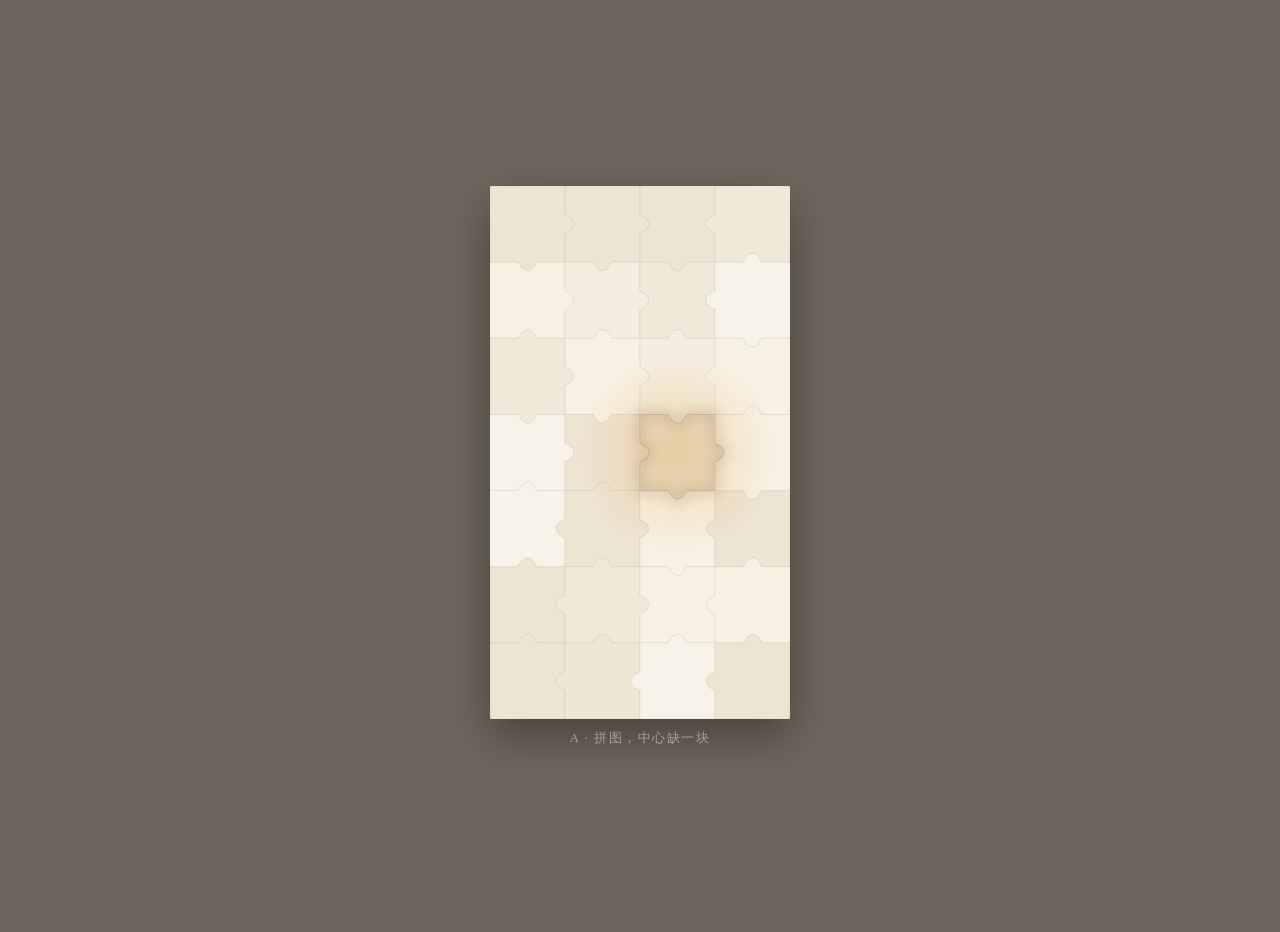
<file: design/sample-bg.html>
<!doctype html>
<html lang="zh">
<head>
<meta charset="utf-8">
<title>背景小样</title>
<style>
  html, body { margin: 0; height: 100%; }
  body {
    background: #6E665C;
    font-family: Georgia, "FangSong", SimSun, serif;
    color: #EDE6D8;
    display: flex;
    align-items: center;
    justify-content: center;
    gap: 18px;
    flex-wrap: wrap;
    padding: 16px;
  }
  figure { margin: 0; text-align: center; }
  .panel {
    width: 300px;
    height: 533px;
    border-radius: 2px;
    overflow: hidden;
    box-shadow: 0 18px 46px rgba(0, 0, 0, 0.35);
    position: relative;
  }
  figcaption {
    margin-top: 10px;
    font-size: 13px;
    letter-spacing: 0.12em;
    color: rgba(237, 230, 216, 0.72);
  }
  .panel svg { width: 100%; height: auto; display: block; }
</style>
</head>
<body>
  <figure><div class="panel" id="p1"></div><figcaption id="cap"></figcaption></figure>

<script src="sample-creature.js"></script>
<script>
function rng(seed) {
  let a = seed >>> 0;
  return () => {
    a |= 0; a = (a + 0x6d2b79f5) | 0;
    let t = Math.imul(a ^ (a >>> 15), 1 | a);
    t = (t + Math.imul(t ^ (t >>> 7), 61 | t)) ^ t;
    return ((t ^ (t >>> 14)) >>> 0) / 4294967296;
  };
}

const TONES = ['#F8F3E8', '#F4EEE1', '#F0E9DA', '#EDE4D3', '#F7F1E4', '#EFE7D6'];

function edgePath(x0, y0, x1, y1, sign) {
  const dx = x1 - x0, dy = y1 - y0;
  const L = Math.hypot(dx, dy);
  const ux = dx / L, uy = dy / L;
  const nx = -uy, ny = ux;
  const amp = 0.155 * L * sign;
  const at = (t, off) => [x0 + ux * L * t + nx * off, y0 + uy * L * t + ny * off];
  const [ax, ay] = at(0.38, 0);
  const [c1x, c1y] = at(0.44, amp);
  const [c2x, c2y] = at(0.56, amp);
  const [bx, by] = at(0.62, 0);
  return `L ${ax.toFixed(2)} ${ay.toFixed(2)} C ${c1x.toFixed(2)} ${c1y.toFixed(2)} ${c2x.toFixed(2)} ${c2y.toFixed(2)} ${bx.toFixed(2)} ${by.toFixed(2)} L ${x1.toFixed(2)} ${y1.toFixed(2)}`;
}

function jigsaw(w, h, cols, rows, seed) {
  const rand = rng(seed);
  const cw = w / cols, ch = h / rows;
  const vEdge = {};   // 垂直分隔线 (c,r) 的凸起方向
  const hEdge = {};   // 水平分隔线 (c,r)
  const pieces = [];

  for (let r = 0; r < rows; r++) {
    for (let c = 0; c < cols; c++) {
      const x0 = c * cw, y0 = r * ch, x1 = x0 + cw, y1 = y0 + ch;
      let d = `M ${x0.toFixed(2)} ${y0.toFixed(2)}`;

      // 上边
      if (r === 0) d += ` L ${x1} ${y0}`;
      else {
        const k = `h${r}-${c}`;
        if (!(k in hEdge)) hEdge[k] = (rand() < 0.5 ? 1 : -1) * -1;
        d += ' ' + edgePath(x0, y0, x1, y0, hEdge[k]);
      }
      // 右边
      if (c === cols - 1) d += ` L ${x1} ${y1}`;
      else {
        const k = `v${r}-${c}`;
        if (!(k in vEdge)) vEdge[k] = (rand() < 0.5 ? 1 : -1);
        d += ' ' + edgePath(x1, y0, x1, y1, vEdge[k]);
      }
      // 下边（反向）
      if (r === rows - 1) d += ` L ${x0} ${y1}`;
      else {
        const k = `h${r + 1}-${c}`;
        if (!(k in hEdge)) hEdge[k] = (rand() < 0.5 ? 1 : -1) * -1;
        d += ' ' + edgePath(x1, y1, x0, y1, hEdge[k] * -1);
      }
      // 左边（反向）
      if (c === 0) d += ` L ${x0} ${y0}`;
      else {
        const k = `v${r}-${c - 1}`;
        if (!(k in vEdge)) vEdge[k] = (rand() < 0.5 ? 1 : -1);
        d += ' ' + edgePath(x0, y1, x0, y0, vEdge[k] * -1);
      }

      pieces.push({ d: d + ' Z', cx: (x0 + x1) / 2, cy: (y0 + y1) / 2, c, r, tone: TONES[Math.floor(rand() * TONES.length)] });
    }
  }
  return { pieces, cw, ch };
}

function buildJigsawPanel(el, opts) {
  const W = 260, H = 462;
  const { pieces } = jigsaw(W, H, opts.cols, opts.rows, opts.seed);
  const holeIndex = opts.hole ? Math.floor(pieces.length / 2) : -1;
  const liftIndex = opts.lift ? Math.floor(pieces.length * 0.62) : -1;

  let inner = '';
  pieces.forEach((p, i) => {
    if (i === holeIndex) return;
    const lifted = i === liftIndex;
    inner += `<path d="${p.d}" fill="${p.tone}" stroke="rgba(59,52,44,0.07)" stroke-width="0.8"${
      lifted ? ' transform="translate(10,-16) rotate(-2.5 ' + p.cx + ' ' + p.cy + ')" filter="url(#sh)"' : ''
    }/>`;
  });

  const hole = holeIndex >= 0 ? `<path d="${pieces[holeIndex].d}" fill="#E7DECC" stroke="rgba(59,52,44,0.12)" stroke-width="1"/>
    <path d="${pieces[holeIndex].d}" fill="none" stroke="rgba(59,52,44,0.18)" stroke-width="6" filter="url(#blur)"/>` : '';

  el.innerHTML = `<svg width="${W}" height="${H}" viewBox="0 0 ${W} ${H}">
    <defs>
      <filter id="sh" x="-30%" y="-30%" width="160%" height="160%">
        <feDropShadow dx="0" dy="6" stdDeviation="7" flood-color="rgba(60,48,32,0.28)"/>
      </filter>
      <filter id="blur" x="-30%" y="-30%" width="160%" height="160%">
        <feGaussianBlur stdDeviation="5"/>
      </filter>
      <radialGradient id="glow" cx="50%" cy="50%" r="50%">
        <stop offset="0%" stop-color="rgba(232,163,61,0.30)"/>
        <stop offset="100%" stop-color="rgba(232,163,61,0)"/>
      </radialGradient>
    </defs>
    <rect width="${W}" height="${H}" fill="#F6F0E4"/>
    ${inner}
    ${hole}
    ${opts.glow && holeIndex >= 0 ? `<circle cx="${pieces[holeIndex].cx}" cy="${pieces[holeIndex].cy}" r="86" fill="url(#glow)"/>` : ''}
  </svg>`;
}

function buildMosaic(el) {
  const W = 260, H = 462;
  const rand = rng(77);
  const cols = [30, 46, 38, 52, 44, 50];
  let y = 0, out = '';
  const rows = [];
  for (let i = 0; i < 12; i++) rows.push(26 + Math.floor(rand() * 26));

  rows.forEach((h) => {
    let x = 0;
    let i = 0;
    while (x < W) {
      let w = cols[i % cols.length] + Math.floor(rand() * 18);
      if (x + w > W) w = W - x;
      const tone = TONES[Math.floor(rand() * TONES.length)];
      out += `<rect x="${x}" y="${y}" width="${w - 2}" height="${h - 2}" rx="1.5" fill="${tone}" stroke="rgba(59,52,44,0.06)" stroke-width="0.6"/>`;
      x += w;
      i++;
    }
    y += h;
  });

  el.innerHTML = `<svg width="${W}" height="${H}" viewBox="0 0 ${W} ${H}">
    <rect width="${W}" height="${H}" fill="#EFE7D6"/>
    ${out}
  </svg>`;
}

const v = (new URLSearchParams(location.search).get('v') || 'a').toLowerCase();
const cap = document.getElementById('cap');
if (v === 'a') { buildJigsawPanel(document.getElementById('p1'), { cols: 4, rows: 7, seed: 11, hole: true, glow: true }); cap.textContent = 'A · 拼图，中心缺一块'; }
else if (v === 'b') { buildJigsawPanel(document.getElementById('p1'), { cols: 4, rows: 7, seed: 23, lift: true }); cap.textContent = 'B · 拼图，浮起一块'; }
else if (v === 'e') { buildPuzzleCreatures(document.getElementById('p1'), { cols: 4, rows: 7, seed: 11, hole: true, scale: 0.8 }); cap.textContent = 'E · 拼图里的小人'; }
else if (v === 'e2') { buildPuzzleCreatures(document.getElementById('p1'), { cols: 3, rows: 5, seed: 11, hole: true, scale: 1.25 }); cap.textContent = 'E2 · 三列五行的放大版'; }
else { buildMosaic(document.getElementById('p1')); cap.textContent = 'C · 矩形马赛克'; }
</script>
</body>
</html>
</file>
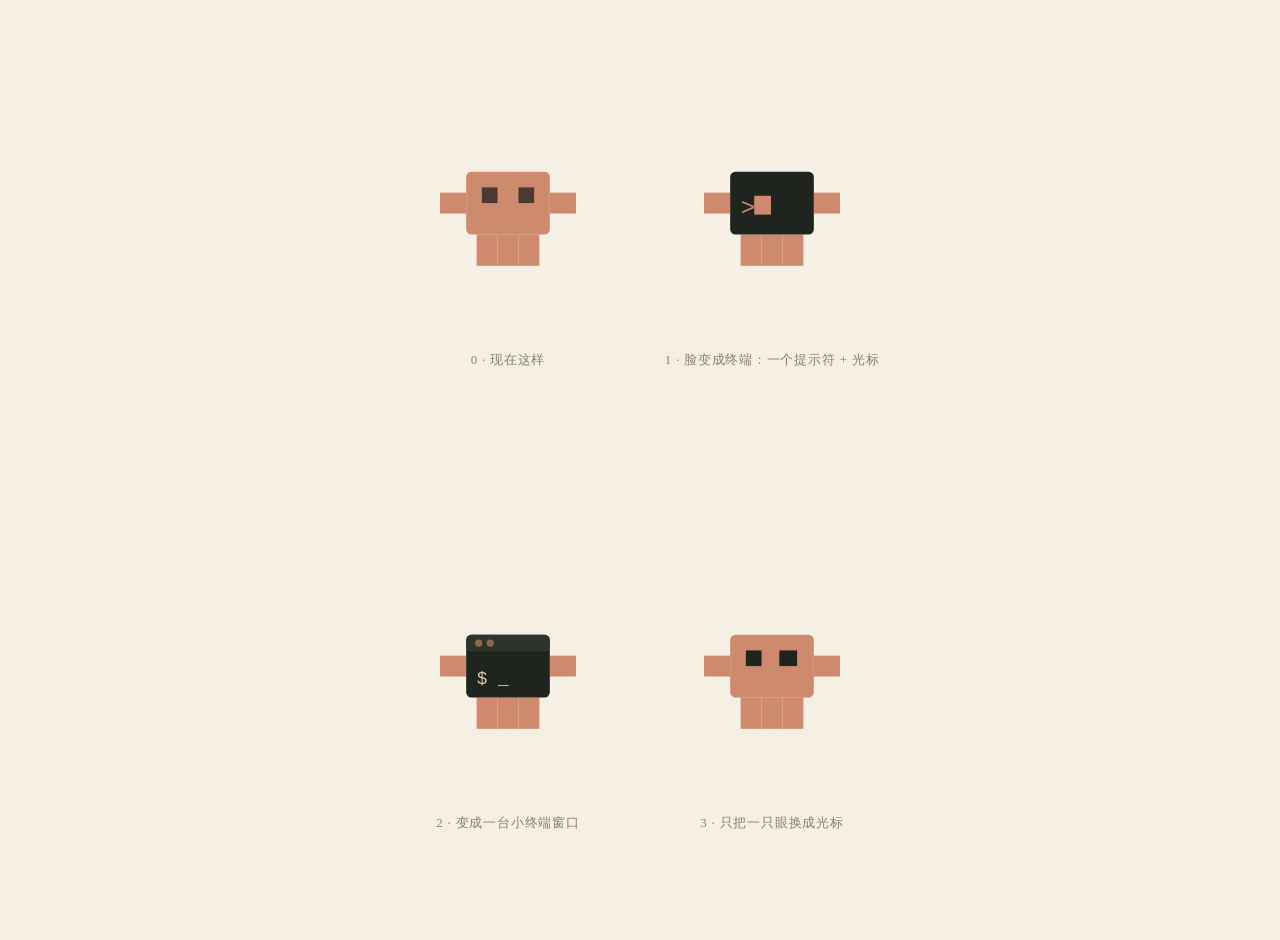
<file: design/sample-creature2.html>
<!doctype html>
<html lang="zh">
<head>
<meta charset="utf-8">
<title>小人 · 终端小样</title>
<style>
  html, body { margin: 0; height: 100%; }
  body {
    background: #F6F0E4;
    font-family: Georgia, "FangSong", SimSun, serif;
    color: #3B342C;
    display: flex;
    align-items: center;
    justify-content: center;
    gap: 26px 34px;
    padding: 20px;
    flex-wrap: wrap;
    max-width: 620px;
    margin: 0 auto;
  }
  figure { margin: 0; text-align: center; }
  svg { display: block; }
  figcaption {
    margin-top: 12px;
    font-size: 13px;
    letter-spacing: 0.06em;
    color: rgba(59, 52, 44, 0.6);
  }
  .blink { animation: bob 1.1s steps(1) infinite; }
  @keyframes bob { 0%, 50% { opacity: 1; } 50.01%, 100% { opacity: 0; } }
</style>
</head>
<body>
  <figure>
    <svg width="230" height="230" viewBox="-22 -18 44 44">
      <g fill="#CE8A6D">
        <rect x="-8" y="-6" width="16" height="12" rx="1"/>
        <rect x="-13" y="-2" width="5" height="4"/>
        <rect x="8" y="-2" width="5" height="4"/>
        <rect x="-6" y="6" width="4" height="6"/>
        <rect x="-2" y="6" width="4" height="6"/>
        <rect x="2" y="6" width="4" height="6"/>
      </g>
      <g fill="#4A3A30">
        <rect x="-5" y="-3" width="3" height="3"/>
        <rect x="2" y="-3" width="3" height="3"/>
      </g>
    </svg>
    <figcaption>0 · 现在这样</figcaption>
  </figure>

  <figure>
    <svg width="230" height="230" viewBox="-22 -18 44 44">
      <g fill="#CE8A6D">
        <rect x="-13" y="-2" width="5" height="4"/>
        <rect x="8" y="-2" width="5" height="4"/>
        <rect x="-6" y="6" width="4" height="6"/>
        <rect x="-2" y="6" width="4" height="6"/>
        <rect x="2" y="6" width="4" height="6"/>
      </g>
      <rect x="-8" y="-6" width="16" height="12" rx="1" fill="#20241F"/>
      <text x="-6" y="2.2" font-family="Consolas, monospace" font-size="4.6" fill="#CE8A6D">&gt;</text>
      <rect class="blink" x="-3.4" y="-1.4" width="3.2" height="3.6" fill="#CE8A6D"/>
    </svg>
    <figcaption>1 · 脸变成终端：一个提示符 + 光标</figcaption>
  </figure>

  <figure>
    <svg width="230" height="230" viewBox="-22 -18 44 44">
      <g fill="#CE8A6D">
        <rect x="-13" y="-2" width="5" height="4"/>
        <rect x="8" y="-2" width="5" height="4"/>
        <rect x="-6" y="6" width="4" height="6"/>
        <rect x="-2" y="6" width="4" height="6"/>
        <rect x="2" y="6" width="4" height="6"/>
      </g>
      <rect x="-8" y="-6" width="16" height="12" rx="1" fill="#20241F"/>
      <rect x="-8" y="-6" width="16" height="3.2" rx="1" fill="#2E332C"/>
      <circle cx="-5.6" cy="-4.4" r="0.7" fill="#8A6A4C"/>
      <circle cx="-3.4" cy="-4.4" r="0.7" fill="#8A6A4C"/>
      <text x="-6" y="3.4" font-family="Consolas, monospace" font-size="3.4" fill="#D9C9A8">$ _</text>
    </svg>
    <figcaption>2 · 变成一台小终端窗口</figcaption>
  </figure>

  <figure>
    <svg width="230" height="230" viewBox="-22 -18 44 44">
      <g fill="#CE8A6D">
        <rect x="-8" y="-6" width="16" height="12" rx="1"/>
        <rect x="-13" y="-2" width="5" height="4"/>
        <rect x="8" y="-2" width="5" height="4"/>
        <rect x="-6" y="6" width="4" height="6"/>
        <rect x="-2" y="6" width="4" height="6"/>
        <rect x="2" y="6" width="4" height="6"/>
      </g>
      <rect x="-5" y="-3" width="3" height="3" fill="#20241F"/>
      <rect class="blink" x="1.4" y="-3" width="3.4" height="3" fill="#20241F"/>
    </svg>
    <figcaption>3 · 只把一只眼换成光标</figcaption>
  </figure>
</body>
</html>
</file>
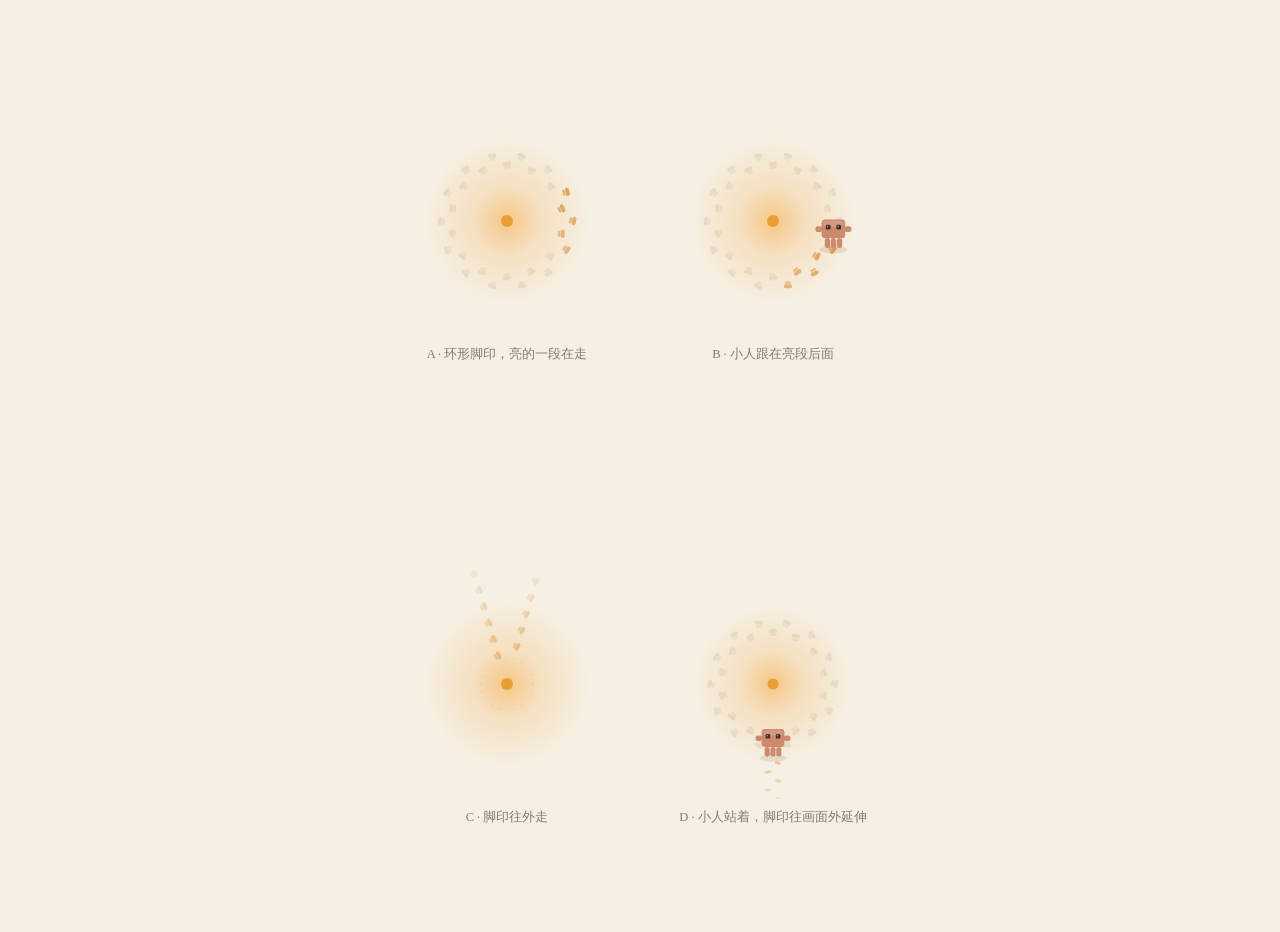
<file: design/sample-feet.html>
<!doctype html>
<html lang="zh">
<head>
<meta charset="utf-8">
<title>脚印 × 光球 · 小样</title>
<style>
  html, body { margin: 0; height: 100%; }
  body {
    background: #F6F0E4;
    font-family: Georgia, "FangSong", SimSun, serif;
    color: #3B342C;
    display: flex;
    align-items: center;
    justify-content: center;
    gap: 26px 36px;
    flex-wrap: wrap;
    padding: 16px;
    max-width: 620px;
    margin: 0 auto;
  }
  figure { margin: 0; text-align: center; }
  svg { display: block; }
  figcaption {
    margin-top: 9px;
    font-size: 12.5px;
    line-height: 1.5;
    color: rgba(59, 52, 44, 0.62);
  }
</style>
</head>
<body>
  <figure><div id="a"></div><figcaption>A · 环形脚印，亮的一段在走</figcaption></figure>
  <figure><div id="b"></div><figcaption>B · 小人跟在亮段后面</figcaption></figure>
  <figure><div id="c"></div><figcaption>C · 脚印往外走</figcaption></figure>
  <figure><div id="d"></div><figcaption>D · 小人站着，脚印往画面外延伸</figcaption></figure>

<script>
const S = 230;
const CRE = '#CE8A6D';
const CRE_DARK = '#B9785C';
const EYE = '#3E322B';
const GOLD = '#DFA65E';

function shadow(cx, cy, rx, op = 0.12) {
  return `<ellipse cx="${cx}" cy="${cy}" rx="${rx}" ry="${rx * 0.26}" fill="rgba(120,90,60,${op})"/>`;
}

// 精修版小人
function creature(cx, cy, s, opts = {}) {
  const arms = opts.arms || 'side';
  let g = `<g transform="translate(${cx} ${cy}) scale(${s})">`;
  g += shadow(0, 13.5, 9, 0.14);
  g += `<g fill="${CRE}">`;
  g += `<rect x="-7.6" y="-6" width="15.2" height="12" rx="2.2"/>`;
  if (arms === 'side') g += `<rect x="-11.6" y="-1.6" width="4.4" height="3.6" rx="1.4"/><rect x="7.2" y="-1.6" width="4.4" height="3.6" rx="1.4"/>`;
  if (arms === 'back') g += `<rect x="-11" y="-1" width="3.6" height="3.2" rx="1.2"/><rect x="7.4" y="-1" width="3.6" height="3.2" rx="1.2"/>`;
  g += `<rect x="-5.6" y="6" width="3.4" height="6.4" rx="1.5"/>`;
  g += `<rect x="-1.7" y="6" width="3.4" height="6.4" rx="1.5"/>`;
  g += `<rect x="2.2" y="6" width="3.4" height="6.4" rx="1.5"/>`;
  g += '</g>';
  // 高光
  g += `<rect x="-6.4" y="-5.2" width="12.8" height="3.6" rx="1.8" fill="#FFFFFF" opacity="0.14"/>`;
  // 眼睛
  g += `<rect x="-4.9" y="-2.6" width="3" height="3" rx="0.8" fill="${EYE}"/>`;
  g += `<rect x="1.9" y="-2.6" width="3" height="3" rx="0.8" fill="${EYE}"/>`;
  g += `<rect x="-4.3" y="-2" width="1" height="1" rx="0.5" fill="#FFFFFF" opacity="0.55"/>`;
  g += `<rect x="2.5" y="-2" width="1" height="1" rx="0.5" fill="#FFFFFF" opacity="0.55"/>`;
  g += '</g>';
  return g;
}

function frame(id, inner) {
  document.getElementById(id).innerHTML = `<svg width="${S}" height="${S}" viewBox="0 0 ${S} ${S}">
    <defs>
      <radialGradient id="g${id}">
        <stop offset="0%" stop-color="rgba(246,190,110,0.8)"/>
        <stop offset="40%" stop-color="rgba(244,186,110,0.3)"/>
        <stop offset="100%" stop-color="rgba(244,186,110,0)"/>
      </radialGradient>
    </defs>
    ${inner}
  </svg>`;
}

// 环形脚印
function ringFeet(c, R, n, litStart, litLen) {
  let s = '';
  for (let i = 0; i < n; i++) {
    const a = (i / n) * Math.PI * 2 - Math.PI / 2;
    const off = i % 2 ? 5 : -5;
    const rr = R + off;
    const x = c + Math.cos(a) * rr;
    const y = c + Math.sin(a) * rr;
    const rot = (a * 180) / Math.PI + 90 + (i % 2 ? 12 : -12);
    let k = (i - litStart + n) % n;
    const lit = litLen > 0 && k < litLen;
    const fade = litLen > 0 && k < litLen ? 1 - k / (litLen * 1.6) : 0;
    const op = lit ? 0.5 + 0.5 * fade : 0.3;
    const col = lit ? GOLD : '#C8B79A';
    s += `<g transform="translate(${x.toFixed(1)} ${y.toFixed(1)}) rotate(${rot.toFixed(1)})" opacity="${op.toFixed(2)}">
      <rect x="-4.2" y="-2" width="8.4" height="4" rx="2" fill="${col}"/>
      <rect x="-3" y="2.4" width="6" height="2.4" rx="1.2" fill="${col}" opacity="0.85"/>
    </g>`;
  }
  return s;
}

// A
{
  const c = S / 2;
  let s = `<circle cx="${c}" cy="${c}" r="84" fill="url(#ga)"/>`;
  s += `<circle cx="${c}" cy="${c}" r="6" fill="#E89E34"/>`;
  s += ringFeet(c, 62, 28, 5, 5);
  frame('a', s);
}

// B —— 小人在亮段末尾
{
  const c = S / 2, R = 62, n = 28;
  const idx = 8;
  const a = (idx / n) * Math.PI * 2 - Math.PI / 2;
  const fx = c + Math.cos(a) * R;
  const fy = c + Math.sin(a) * R;
  let s = `<circle cx="${c}" cy="${c}" r="84" fill="url(#gb)"/>`;
  s += `<circle cx="${c}" cy="${c}" r="6" fill="#E89E34"/>`;
  s += ringFeet(c, R, n, idx, 6);
  s += creature(fx, fy - 6, 1.55);
  frame('b', s);
}

// C —— 脚印往外走（左右两列，越远越淡）
{
  const c = S / 2;
  let s = `<circle cx="${c}" cy="${c}" r="84" fill="url(#gc)"/>`;
  s += `<circle cx="${c}" cy="${c}" r="6" fill="#E89E34"/>`;
  for (let k = 0; k < 11; k++) {
    const r0 = 30 + k * 8.5;
    const side = k % 2 ? 1 : -1;
    const ang = (-90 + side * 16) * Math.PI / 180;
    const x = c + Math.cos(ang) * r0;
    const y = c + Math.sin(ang) * r0;
    const op = 0.62 - k * 0.045;
    const rot = (side * 16) + 90 + side * 14;
    s += `<g transform="translate(${x.toFixed(1)} ${y.toFixed(1)}) rotate(${rot.toFixed(1)})" opacity="${op.toFixed(2)}">
      <rect x="-4" y="-2" width="8" height="4" rx="2" fill="${GOLD}"/>
      <rect x="-2.8" y="2.4" width="5.6" height="2.2" rx="1.1" fill="${GOLD}" opacity="0.85"/>
    </g>`;
  }
  s += `<g opacity="0.35"><circle cx="${c}" cy="${c}" r="26" fill="none" stroke="${GOLD}" stroke-width="1" stroke-dasharray="2 6"/></g>`;
  frame('c', s);
}

// D —— 小人站在环上，脚印朝画面外走
{
  const c = S / 2, R = 58;
  let s = `<circle cx="${c}" cy="${c}" r="80" fill="url(#gd)"/>`;
  s += `<circle cx="${c}" cy="${c}" r="5.5" fill="#E89E34"/>`;
  s += ringFeet(c, R, 28, 0, 0);
  // 从底部往外延伸的脚印
  for (let k = 0; k < 6; k++) {
    const y = c + R + 12 + k * 9;
    const x = c + (k % 2 ? 5 : -5);
    const op = 0.62 - k * 0.08;
    s += `<g transform="translate(${x} ${y}) rotate(${k % 2 ? 8 : -8})" opacity="${op.toFixed(2)}">
      <rect x="-3" y="-1.5" width="6" height="3" rx="1.5" fill="${GOLD}"/>
    </g>`;
  }
  s += creature(c, c + R - 4, 1.5);
  frame('d', s);
}
</script>
</body>
</html>
</file>
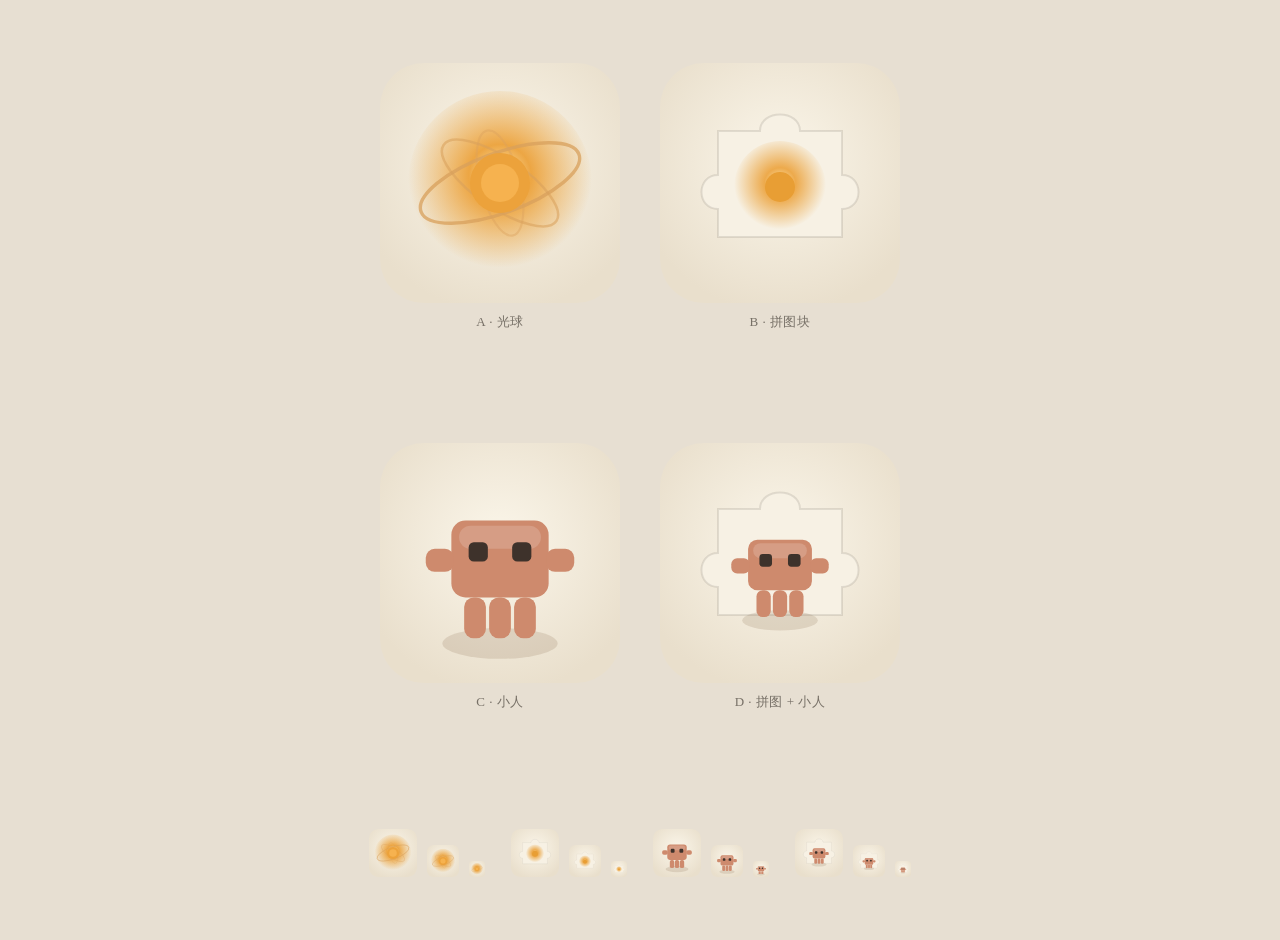
<file: design/sample-icon.html>
<!doctype html>
<html lang="zh">
<head>
<meta charset="utf-8">
<title>图标小样</title>
<style>
  html, body { margin: 0; height: 100%; }
  body {
    background: #E7DFD2;
    font-family: Georgia, "FangSong", SimSun, serif;
    color: #3B342C;
    display: flex;
    align-items: center;
    justify-content: center;
    gap: 26px 40px;
    flex-wrap: wrap;
    padding: 20px;
    max-width: 660px;
    margin: 0 auto;
  }
  figure { margin: 0; text-align: center; }
  svg { display: block; border-radius: 18px; }
  figcaption {
    margin-top: 10px;
    font-size: 13px;
    letter-spacing: 0.04em;
    color: rgba(59, 52, 44, 0.65);
  }
</style>
</head>
<body>
  <figure><div id="a"></div><figcaption>A · 光球</figcaption></figure>
  <figure><div id="b"></div><figcaption>B · 拼图块</figcaption></figure>
  <figure><div id="c"></div><figcaption>C · 小人</figcaption></figure>
  <figure><div id="d"></div><figcaption>D · 拼图 + 小人</figcaption></figure>

<script>
const S = 240;
const GOLD = '#D9A05C';
const CRE = '#CE8A6D';
const EYE = '#3E322B';

function wrap(id, inner) {
  document.getElementById(id).innerHTML = `<svg width="${S}" height="${S}" viewBox="0 0 ${S} ${S}">
    <defs>
      <radialGradient id="core${id}" cx="50%" cy="46%" r="50%">
        <stop offset="0%" stop-color="#FFE7AC"/>
        <stop offset="34%" stop-color="#ECA23B"/>
        <stop offset="100%" stop-color="rgba(233,162,59,0)"/>
      </radialGradient>
      <radialGradient id="bg${id}" cx="50%" cy="42%" r="62%">
        <stop offset="0%" stop-color="#FBF6EA"/>
        <stop offset="100%" stop-color="#E9DFCC"/>
      </radialGradient>
    </defs>
    <rect width="${S}" height="${S}" rx="44" fill="url(#bg${id})"/>
    ${inner}
  </svg>`;
}

function creature(cx, cy, s) {
  return `<g transform="translate(${cx} ${cy}) scale(${s})">
    <ellipse cx="0" cy="13.2" rx="9" ry="2.4" fill="rgba(120,90,60,0.16)"/>
    <g fill="${CRE}">
      <rect x="-7.6" y="-6" width="15.2" height="12" rx="2.2"/>
      <rect x="-11.6" y="-1.6" width="4.4" height="3.6" rx="1.4"/>
      <rect x="7.2" y="-1.6" width="4.4" height="3.6" rx="1.4"/>
      <rect x="-5.6" y="6" width="3.4" height="6.4" rx="1.5"/>
      <rect x="-1.7" y="6" width="3.4" height="6.4" rx="1.5"/>
      <rect x="2.2" y="6" width="3.4" height="6.4" rx="1.5"/>
    </g>
    <rect x="-6.4" y="-5.2" width="12.8" height="3.6" rx="1.8" fill="#fff" opacity="0.16"/>
    <g fill="${EYE}">
      <rect x="-4.9" y="-2.6" width="3" height="3" rx="0.8"/>
      <rect x="1.9" y="-2.6" width="3" height="3" rx="0.8"/>
    </g>
  </g>`;
}

// A 光球
{
  const c = S / 2;
  let s = `<circle cx="${c}" cy="${c}" r="92" fill="url(#corea)" opacity="0.95"/>`;
  s += `<ellipse cx="${c}" cy="${c}" rx="84" ry="30" transform="rotate(-20 ${c} ${c})" fill="none" stroke="${GOLD}" stroke-width="3.4" opacity="0.75"/>`;
  s += `<ellipse cx="${c}" cy="${c}" rx="68" ry="25" transform="rotate(34 ${c} ${c})" fill="none" stroke="${GOLD}" stroke-width="2.6" opacity="0.55"/>`;
  s += `<ellipse cx="${c}" cy="${c}" rx="54" ry="20" transform="rotate(76 ${c} ${c})" fill="none" stroke="${GOLD}" stroke-width="2.2" opacity="0.4"/>`;
  s += `<circle cx="${c}" cy="${c}" r="30" fill="#ECA23B"/>`;
  s += `<circle cx="${c}" cy="${c}" r="19" fill="#F6B24F"/>`;
  wrap('a', s);
}

// B 拼图块
{
  const c = S / 2;
  const piece = `M ${c - 62} ${c - 52} L ${c - 20} ${c - 52}
    C ${c - 20} ${c - 74} ${c + 20} ${c - 74} ${c + 20} ${c - 52}
    L ${c + 62} ${c - 52} L ${c + 62} ${c - 8}
    C ${c + 84} ${c - 8} ${c + 84} ${c + 26} ${c + 62} ${c + 26}
    L ${c + 62} ${c + 54} L ${c - 62} ${c + 54} L ${c - 62} ${c + 26}
    C ${c - 84} ${c + 26} ${c - 84} ${c - 8} ${c - 62} ${c - 8} Z`;
  let s = `<path d="${piece}" fill="#F7F1E4" stroke="rgba(59,52,44,0.12)" stroke-width="2"/>`;
  s += `<circle cx="${c}" cy="${c + 4}" r="46" fill="url(#coreb)" opacity="0.9"/>`;
  s += `<circle cx="${c}" cy="${c + 4}" r="15" fill="#E89E34"/>`;
  wrap('b', s);
}

// C 小人
{
  wrap('c', creature(S / 2, S / 2 - 4, 6.4));
}

// D 拼图 + 小人
{
  const c = S / 2;
  const piece = `M ${c - 62} ${c - 54} L ${c - 20} ${c - 54}
    C ${c - 20} ${c - 76} ${c + 20} ${c - 76} ${c + 20} ${c - 54}
    L ${c + 62} ${c - 54} L ${c + 62} ${c - 10}
    C ${c + 84} ${c - 10} ${c + 84} ${c + 24} ${c + 62} ${c + 24}
    L ${c + 62} ${c + 52} L ${c - 62} ${c + 52} L ${c - 62} ${c + 24}
    C ${c - 84} ${c + 24} ${c - 84} ${c - 10} ${c - 62} ${c - 10} Z`;
  let s = `<path d="${piece}" fill="#F7F1E4" stroke="rgba(59,52,44,0.12)" stroke-width="2"/>`;
  s += creature(c, c + 2, 4.2);
  wrap('d', s);
}

// SMALL：小尺寸预览
const strip = document.createElement('div');
strip.style.cssText = 'display:flex;gap:26px;justify-content:center;align-items:flex-end;width:100%;margin-top:6px';
['a','b','c','d'].forEach((id) => {
  const col = document.createElement('div');
  col.style.cssText = 'display:flex;gap:10px;align-items:flex-end';
  [48, 32, 16].forEach((px) => {
    const src = document.querySelector('#' + id + ' svg');
    const svg = src.cloneNode(true);
    svg.setAttribute('width', px);
    svg.setAttribute('height', px);
    svg.style.borderRadius = Math.round(px * 0.18) + 'px';
    col.appendChild(svg);
  });
  strip.appendChild(col);
});
document.body.appendChild(strip);
</script>
</body>
</html>
</file>
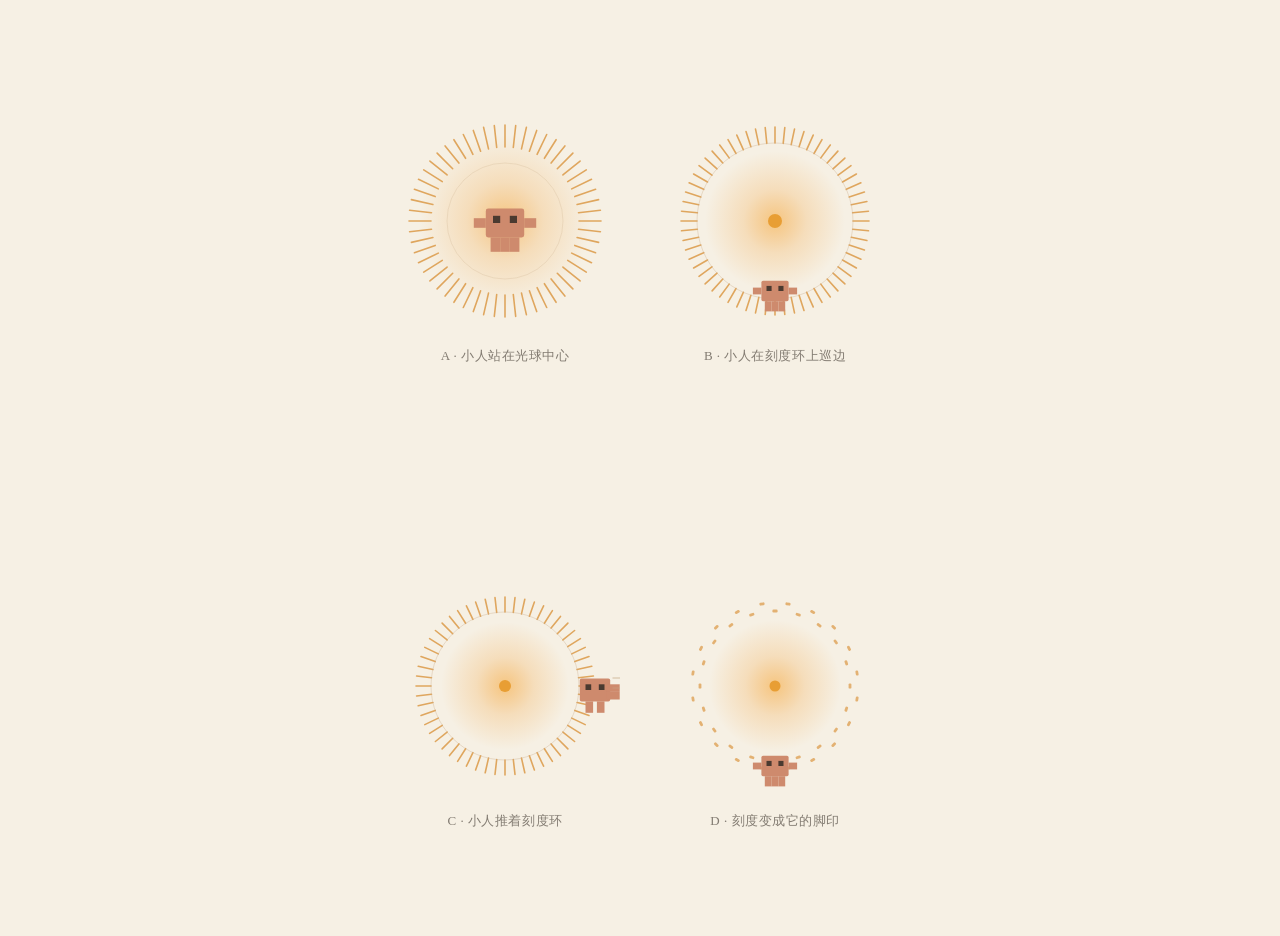
<file: design/sample-orb.html>
<!doctype html>
<html lang="zh">
<head>
<meta charset="utf-8">
<title>小人 × 光球 · 小样</title>
<style>
  html, body { margin: 0; height: 100%; }
  body {
    background: #F6F0E4;
    font-family: Georgia, "FangSong", SimSun, serif;
    color: #3B342C;
    display: flex;
    align-items: center;
    justify-content: center;
    gap: 30px 40px;
    flex-wrap: wrap;
    padding: 18px;
    max-width: 640px;
    margin: 0 auto;
  }
  figure { margin: 0; text-align: center; }
  svg { display: block; }
  figcaption {
    margin-top: 10px;
    font-size: 13px;
    line-height: 1.5;
    letter-spacing: 0.04em;
    color: rgba(59, 52, 44, 0.62);
  }
</style>
</head>
<body>
  <figure><div id="a"></div><figcaption>A · 小人站在光球中心</figcaption></figure>
  <figure><div id="b"></div><figcaption>B · 小人在刻度环上巡边</figcaption></figure>
  <figure><div id="c"></div><figcaption>C · 小人推着刻度环</figcaption></figure>
  <figure><div id="d"></div><figcaption>D · 刻度变成它的脚印</figcaption></figure>

<script>
const S = 230;
const CRE = '#CE8A6D';
const EYE = '#4A3A30';
const TICK = '#DFA65E';

function ticks(cx, cy, r0, r1, n, w = 1.6, color = TICK) {
  let s = '';
  for (let i = 0; i < n; i++) {
    const a = (i / n) * Math.PI * 2 - Math.PI / 2;
    s += `<line x1="${(cx + Math.cos(a) * r0).toFixed(1)}" y1="${(cy + Math.sin(a) * r0).toFixed(1)}"
      x2="${(cx + Math.cos(a) * r1).toFixed(1)}" y2="${(cy + Math.sin(a) * r1).toFixed(1)}"
      stroke="${color}" stroke-width="${w}" stroke-linecap="round"/>`;
  }
  return s;
}

function creature(cx, cy, s, opts = {}) {
  const arm = opts.arms || 'side';
  const legs = opts.legs || 'three';
  let g = `<g transform="translate(${cx} ${cy}) scale(${s})" fill="${CRE}">`;
  g += `<rect x="-8" y="-6" width="16" height="12" rx="1"/>`;
  if (arm === 'side') g += `<rect x="-13" y="-2" width="5" height="4"/><rect x="8" y="-2" width="5" height="4"/>`;
  if (arm === 'push') g += `<rect x="6" y="-3" width="7" height="4"/><rect x="6" y="1" width="7" height="4"/>`;
  if (arm === 'up') g += `<rect x="-12" y="-8" width="4" height="6"/><rect x="8" y="-8" width="4" height="6"/>`;
  if (legs === 'three') g += `<rect x="-6" y="6" width="4" height="6"/><rect x="-2" y="6" width="4" height="6"/><rect x="2" y="6" width="4" height="6"/>`;
  if (legs === 'two') g += `<rect x="-5" y="6" width="4" height="6"/><rect x="1" y="6" width="4" height="6"/>`;
  g += `<rect x="-5" y="-3" width="3" height="3" fill="${EYE}"/><rect x="2" y="-3" width="3" height="3" fill="${EYE}"/>`;
  g += '</g>';
  return g;
}

function frame(id, inner, defs = '') {
  document.getElementById(id).innerHTML = `<svg width="${S}" height="${S}" viewBox="0 0 ${S} ${S}">
    <defs>
      <radialGradient id="glow${id}">
        <stop offset="0%" stop-color="rgba(246,190,110,0.85)"/>
        <stop offset="45%" stop-color="rgba(244,186,110,0.35)"/>
        <stop offset="100%" stop-color="rgba(244,186,110,0)"/>
      </radialGradient>
      ${defs}
    </defs>
    ${inner}
  </svg>`;
}

// A · 站在中心
{
  const c = S / 2;
  let s = `<circle cx="${c}" cy="${c}" r="86" fill="url(#glowa)"/>`;
  s += ticks(c, c, 74, 96, 56, 1.6);
  s += `<circle cx="${c}" cy="${c}" r="58" fill="none" stroke="rgba(200,170,135,0.25)"/>`;
  s += creature(c, c + 2, 2.4);
  frame('a', s);
}

// B · 站在环上（底部）
{
  const c = S / 2, R = 78;
  let s = `<circle cx="${c}" cy="${c}" r="70" fill="url(#glowb)"/>`;
  s += ticks(c, c, R, R + 16, 60, 1.6);
  s += `<circle cx="${c}" cy="${c}" r="${R}" fill="none" stroke="rgba(200,170,135,0.35)"/>`;
  s += creature(c, c + R - 8, 1.7);
  s += `<circle cx="${c}" cy="${c}" r="7" fill="#E89E34"/>`;
  frame('b', s);
}

// C · 推着环
{
  const c = S / 2, R = 74;
  let s = `<circle cx="${c}" cy="${c}" r="64" fill="url(#glowc)"/>`;
  s += ticks(c, c, R, R + 15, 56, 1.6);
  s += `<circle cx="${c}" cy="${c}" r="${R}" fill="none" stroke="rgba(200,170,135,0.35)"/>`;
  s += `<circle cx="${c}" cy="${c}" r="6" fill="#E89E34"/>`;
  s += creature(c + R + 16, c + 4, 1.9, { arms: 'push', legs: 'two' });
  s += `<line x1="${c + R + 34}" y1="${c - 8}" x2="${c + R + 42}" y2="${c - 8}" stroke="rgba(200,170,135,0.5)" stroke-width="1.4" stroke-linecap="round"/>`;
  s += `<line x1="${c + R + 34}" y1="${c + 2}" x2="${c + R + 46}" y2="${c + 2}" stroke="rgba(200,170,135,0.35)" stroke-width="1.4" stroke-linecap="round"/>`;
  frame('c', s);
}

// D · 脚印刻度
{
  const c = S / 2, R = 78;
  let s = `<circle cx="${c}" cy="${c}" r="66" fill="url(#glowd)"/>`;
  for (let i = 0; i < 40; i++) {
    const a = (i / 40) * Math.PI * 2 - Math.PI / 2;
    const rr = R + (i % 2 ? 5 : -3);
    const x = c + Math.cos(a) * rr;
    const y = c + Math.sin(a) * rr;
    const rot = (a * 180) / Math.PI + 90;
    s += `<g transform="translate(${x.toFixed(1)} ${y.toFixed(1)}) rotate(${rot.toFixed(1)})" opacity="0.85">
      <rect x="-2.6" y="-1.4" width="5.2" height="2.8" rx="1.2" fill="${TICK}"/></g>`;
  }
  s += `<circle cx="${c}" cy="${c}" r="5.5" fill="#E89E34"/>`;
  s += creature(c, c + R + 2, 1.7);
  frame('d', s);
}
</script>
</body>
</html>
</file>
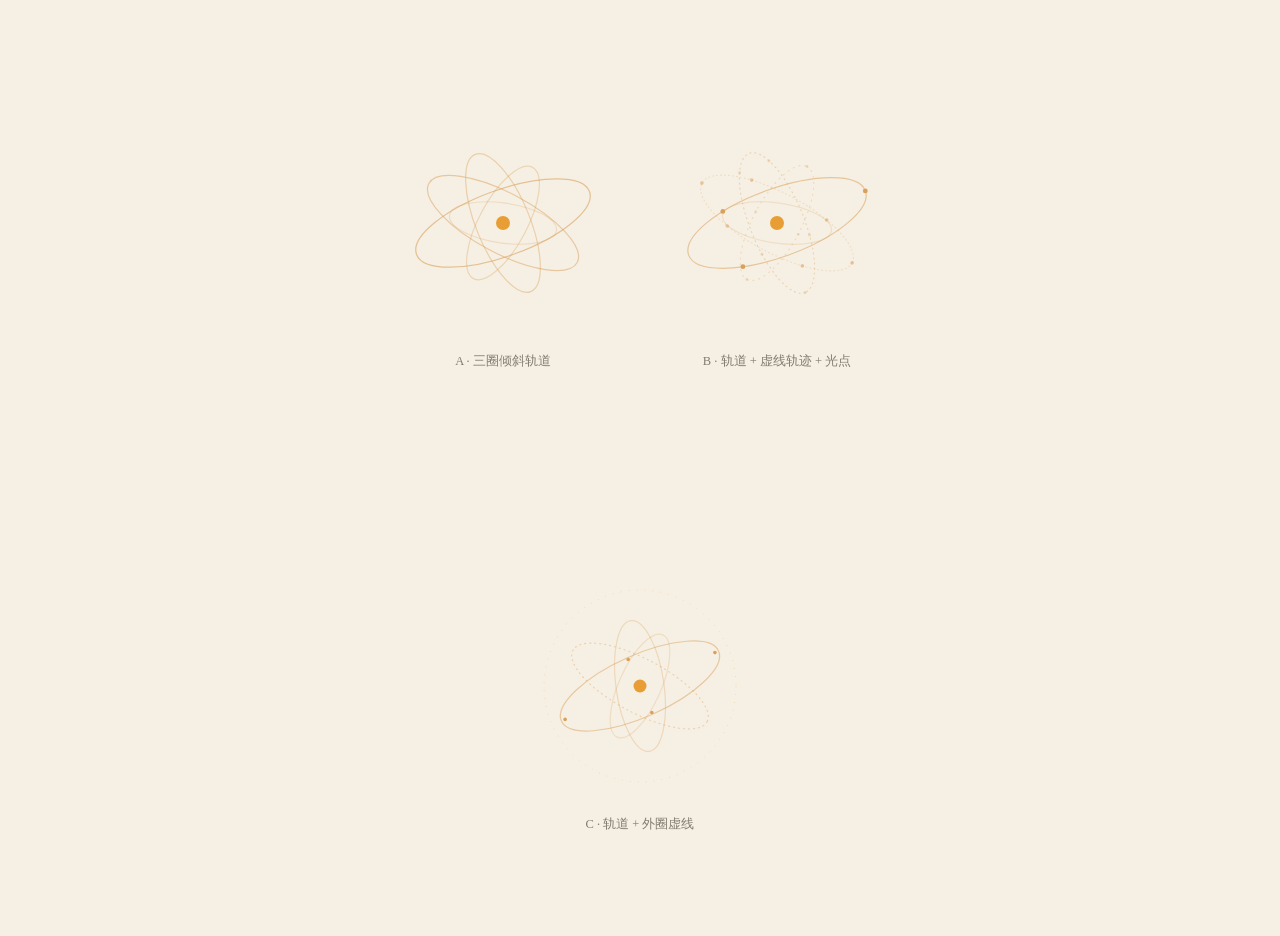
<file: design/sample-orbit.html>
<!doctype html>
<html lang="zh">
<head>
<meta charset="utf-8">
<title>轨道环 · 小样</title>
<style>
  html, body { margin: 0; height: 100%; }
  body {
    background: #F6F0E4;
    font-family: Georgia, "FangSong", SimSun, serif;
    color: #3B342C;
    display: flex;
    align-items: center;
    justify-content: center;
    gap: 26px 34px;
    flex-wrap: wrap;
    padding: 18px;
    max-width: 640px;
    margin: 0 auto;
  }
  figure { margin: 0; text-align: center; }
  svg { display: block; }
  figcaption {
    margin-top: 9px;
    font-size: 12.5px;
    line-height: 1.5;
    color: rgba(59, 52, 44, 0.62);
  }
</style>
</head>
<body>
  <figure><div id="a"></div><figcaption>A · 三圈倾斜轨道</figcaption></figure>
  <figure><div id="b"></div><figcaption>B · 轨道 + 虚线轨迹 + 光点</figcaption></figure>
  <figure><div id="c"></div><figcaption>C · 轨道 + 外圈虚线</figcaption></figure>

<script>
const S = 240;
const GOLD = '#D9A05C';
const GOLD_SOFT = 'rgba(217,160,92,0.55)';
const GOLD_FAINT = 'rgba(217,160,92,0.28)';

function frame(id, inner) {
  document.getElementById(id).innerHTML = `<svg width="${S}" height="${S}" viewBox="0 0 ${S} ${S}">
    <defs>
      <radialGradient id="core${id}">
        <stop offset="0%" stop-color="#FFE7AC"/>
        <stop offset="38%" stop-color="#ECA23B"/>
        <stop offset="100%" stop-color="rgba(233,162,59,0)"/>
      </radialGradient>
      <radialGradient id="halo${id}">
        <stop offset="0%" stop-color="rgba(246,196,118,0.45)"/>
        <stop offset="100%" stop-color="rgba(246,196,118,0)"/>
      </radialGradient>
    </defs>
    ${inner}
  </svg>`;
}

function core(c, r) {
  return `<circle cx="${c}" cy="${c}" r="${r * 0.9}" fill="url(#core${'x'})" opacity="0"/>`;
}

// 椭圆轨道
function orbit(c, rx, ry, rot, opts = {}) {
  const dash = opts.dash ? `stroke-dasharray="${opts.dash}"` : '';
  const op = opts.opacity ?? 0.8;
  return `<ellipse cx="${c}" cy="${c}" rx="${rx}" ry="${ry}" transform="rotate(${rot} ${c} ${c})"
    fill="none" stroke="${opts.color || GOLD}" stroke-width="${opts.w || 1.2}" ${dash}
    stroke-linecap="round" opacity="${op}" ${opts.extra || ''}/>`;
}

function dots(c, rx, ry, rot, n, size, color) {
  let s = '';
  for (let i = 0; i < n; i++) {
    const a = (i / n) * Math.PI * 2;
    const x = Math.cos(a) * rx;
    const y = Math.sin(a) * ry;
    const rad = (rot * Math.PI) / 180;
    const px = c + x * Math.cos(rad) - y * Math.sin(rad);
    const py = c + x * Math.sin(rad) + y * Math.cos(rad);
    s += `<circle cx="${px.toFixed(1)}" cy="${py.toFixed(1)}" r="${size}" fill="${color}"/>`;
  }
  return s;
}

// A · 三圈实线
{
  const c = S / 2;
  let s = `<circle cx="${c}" cy="${c}" r="104" fill="url(#haloA)"/>`;
  s += orbit(c, 92, 33, -20, { opacity: 0.6 });
  s += orbit(c, 84, 30, 28, { opacity: 0.5 });
  s += orbit(c, 74, 27, 68, { opacity: 0.42 });
  s += orbit(c, 63, 24, -62, { opacity: 0.34 });
  s += orbit(c, 54, 20, 8, { opacity: 0.26 });
  s += `<circle cx="${c}" cy="${c}" r="15" fill="url(#coreA)"/><circle cx="${c}" cy="${c}" r="7" fill="#E89E34"/>`;
  frame('a', s);
}

// B · 实线 + 虚线轨迹 + 光点
{
  const c = S / 2;
  let s = `<circle cx="${c}" cy="${c}" r="106" fill="url(#haloB)"/>`;
  s += orbit(c, 94, 34, -20, { opacity: 0.55 });
  s += orbit(c, 85, 30, 28, { opacity: 0.45, dash: '1 3', color: GOLD_SOFT, w: 1.1 });
  s += orbit(c, 75, 27, 68, { opacity: 0.36, dash: '1 4' });
  s += orbit(c, 64, 24, -62, { opacity: 0.28, dash: '1 5' });
  s += orbit(c, 55, 20, 8, { opacity: 0.22 });
  s += dots(c, 94, 34, -20, 3, 2.4, GOLD);
  s += dots(c, 85, 30, 28, 6, 1.8, GOLD_SOFT);
  s += dots(c, 75, 27, 68, 5, 1.6, GOLD_FAINT);
  s += dots(c, 64, 24, -62, 4, 1.4, GOLD_FAINT);
  s += `<circle cx="${c}" cy="${c}" r="15" fill="url(#coreB)"/><circle cx="${c}" cy="${c}" r="7" fill="#E89E34"/>`;
  frame('b', s);
}

// C · 轨道 + 外圈虚线（和现在的虚线环呼应）
{
  const c = S / 2;
  let s = `<circle cx="${c}" cy="${c}" r="104" fill="url(#haloC)"/>`;
  s += `<circle cx="${c}" cy="${c}" r="96" fill="none" stroke="${GOLD_FAINT}" stroke-width="1" stroke-dasharray="1 7"/>`;
  s += orbit(c, 86, 31, -24, { opacity: 0.5 });
  s += orbit(c, 76, 27, 28, { opacity: 0.4, dash: '1 4' });
  s += orbit(c, 66, 24, 82, { opacity: 0.3 });
  s += orbit(c, 56, 21, -66, { opacity: 0.24 });
  s += dots(c, 82, 29, -24, 4, 1.8, GOLD);
  s += `<circle cx="${c}" cy="${c}" r="14" fill="url(#coreC)"/><circle cx="${c}" cy="${c}" r="6.5" fill="#E89E34"/>`;
  frame('c', s);
}
</script>
</body>
</html>
</file>
